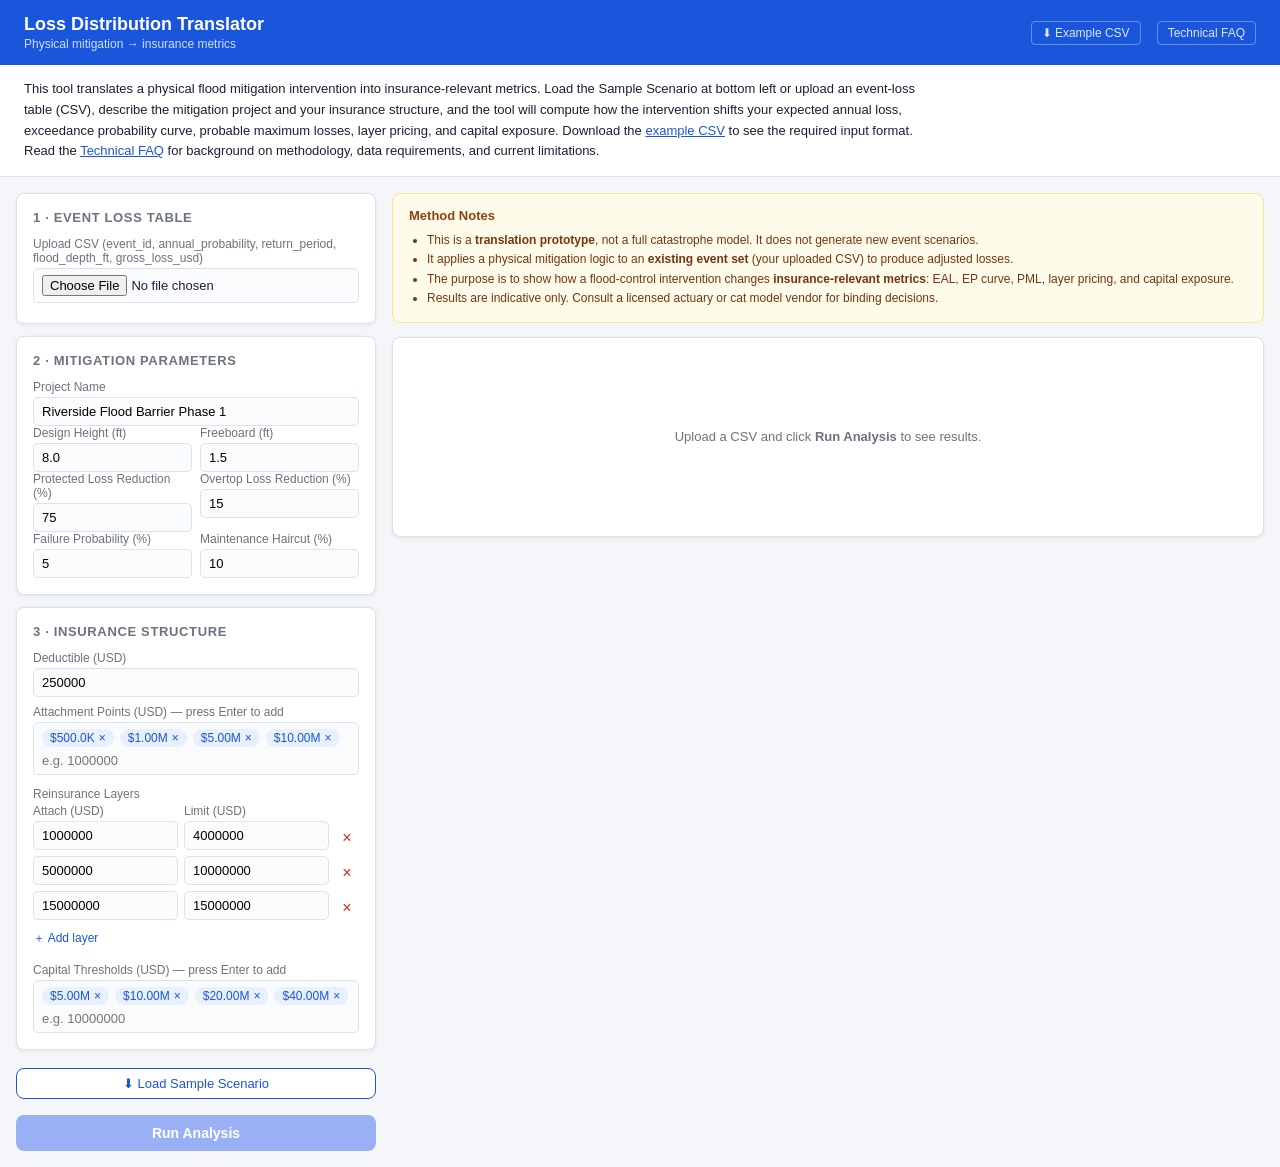
<file: index.html>
<!DOCTYPE html>
<html lang="en">
<head>
<meta charset="UTF-8" />
<meta name="viewport" content="width=device-width, initial-scale=1.0" />
<title>Loss Distribution Translator</title>
<script src="https://cdn.plot.ly/plotly-2.32.0.min.js"></script>
<style>
  :root {
    --bg: #f4f6f9;
    --panel: #ffffff;
    --border: #dde1e8;
    --accent: #1a56db;
    --accent-light: #e8f0fe;
    --green: #0e9f6e;
    --red: #e02424;
    --text: #1a1f36;
    --muted: #6b7280;
    --radius: 8px;
    --shadow: 0 1px 4px rgba(0,0,0,0.08);
  }
  * { box-sizing: border-box; margin: 0; padding: 0; }
  body { font-family: -apple-system, BlinkMacSystemFont, "Segoe UI", sans-serif;
         background: var(--bg); color: var(--text); font-size: 14px; }

  header { background: var(--accent); color: #fff; padding: 14px 24px;
           display: flex; align-items: center; gap: 12px; }
  header h1 { font-size: 18px; font-weight: 600; }
  header span { font-size: 12px; opacity: 0.8; }

  .layout { display: grid; grid-template-columns: 360px 1fr; gap: 16px;
            padding: 16px; min-height: calc(100vh - 52px); }

  /* ── Left panel ── */
  .left-panel { display: flex; flex-direction: column; gap: 12px; }

  .card { background: var(--panel); border: 1px solid var(--border);
          border-radius: var(--radius); padding: 16px; box-shadow: var(--shadow); }
  .card h2 { font-size: 13px; font-weight: 600; text-transform: uppercase;
             letter-spacing: .05em; color: var(--muted); margin-bottom: 12px; }

  label { display: block; font-size: 12px; font-weight: 500; color: var(--muted);
          margin-bottom: 3px; margin-top: 8px; }
  label:first-of-type { margin-top: 0; }
  input[type=text], input[type=number], input[type=file] {
    width: 100%; padding: 6px 8px; border: 1px solid var(--border);
    border-radius: 5px; font-size: 13px; background: #fafbfc; }
  input:focus { outline: 2px solid var(--accent); border-color: transparent; }

  .row2 { display: grid; grid-template-columns: 1fr 1fr; gap: 8px; }

  .layer-row { display: grid; grid-template-columns: 1fr 1fr 24px; gap: 6px;
               align-items: end; margin-bottom: 6px; }
  .layer-row input { margin-top: 0; }
  .del-btn { background: none; border: none; color: var(--red); font-size: 16px;
             cursor: pointer; padding: 4px; line-height: 1; }
  .add-btn { font-size: 12px; color: var(--accent); background: none; border: none;
             cursor: pointer; padding: 4px 0; display: flex; align-items: center; gap: 4px; }
  .add-btn:hover { text-decoration: underline; }

  .tag-input-wrap { display: flex; flex-wrap: wrap; gap: 6px; align-items: center;
                    border: 1px solid var(--border); border-radius: 5px;
                    padding: 6px 8px; background: #fafbfc; min-height: 36px; }
  .tag { background: var(--accent-light); color: var(--accent); padding: 2px 8px;
         border-radius: 12px; font-size: 12px; display: flex; align-items: center; gap: 4px; }
  .tag button { background: none; border: none; cursor: pointer; color: var(--accent);
                font-size: 12px; line-height: 1; padding: 0; }
  .tag-input-wrap input { border: none; outline: none; background: transparent;
                          font-size: 13px; min-width: 80px; flex: 1; padding: 0; }

  .run-btn { width: 100%; padding: 10px; background: var(--accent); color: #fff;
             border: none; border-radius: var(--radius); font-size: 14px; font-weight: 600;
             cursor: pointer; margin-top: 4px; }
  .run-btn:hover { background: #1648c0; }
  .run-btn:disabled { background: #9ab0f5; cursor: not-allowed; }

  .load-sample-btn { width: 100%; padding: 7px; background: #fff; color: var(--accent);
                     border: 1px solid var(--accent); border-radius: var(--radius);
                     font-size: 13px; cursor: pointer; margin-top: 6px; }
  .load-sample-btn:hover { background: var(--accent-light); }

  /* ── Right panel ── */
  .right-panel { display: flex; flex-direction: column; gap: 14px; }

  .kpi-grid { display: grid; grid-template-columns: repeat(auto-fill, minmax(170px, 1fr)); gap: 10px; }
  .kpi-card { background: var(--panel); border: 1px solid var(--border);
              border-radius: var(--radius); padding: 14px 16px; box-shadow: var(--shadow); }
  .kpi-card .label { font-size: 11px; text-transform: uppercase; letter-spacing: .05em;
                     color: var(--muted); margin-bottom: 4px; }
  .kpi-card .value { font-size: 22px; font-weight: 700; }
  .kpi-card .sub { font-size: 11px; color: var(--muted); margin-top: 2px; }
  .delta-good { color: var(--green); }
  .delta-bad  { color: var(--red); }
  .delta-neutral { color: var(--muted); }

  .chart-card { background: var(--panel); border: 1px solid var(--border);
                border-radius: var(--radius); padding: 16px; box-shadow: var(--shadow); }
  .chart-card h2 { font-size: 13px; font-weight: 600; text-transform: uppercase;
                   letter-spacing: .05em; color: var(--muted); margin-bottom: 10px; }

  table { width: 100%; border-collapse: collapse; font-size: 13px; }
  th { background: #f8f9fb; text-align: left; padding: 7px 10px; font-size: 11px;
       text-transform: uppercase; letter-spacing: .04em; color: var(--muted);
       border-bottom: 1px solid var(--border); }
  td { padding: 7px 10px; border-bottom: 1px solid #f0f2f5; }
  tr:last-child td { border-bottom: none; }
  tr:hover td { background: #fafbfc; }

  .badge { display: inline-block; padding: 2px 8px; border-radius: 10px; font-size: 11px; font-weight: 500; }
  .badge-green { background: #d1fae5; color: #065f46; }
  .badge-yellow { background: #fef3c7; color: #92400e; }
  .badge-red { background: #fee2e2; color: #991b1b; }

  .export-row { display: flex; gap: 10px; justify-content: flex-end; }
  .export-btn { padding: 7px 14px; border: 1px solid var(--border); border-radius: 5px;
                background: #fff; font-size: 12px; cursor: pointer; }
  .export-btn:hover { border-color: var(--accent); color: var(--accent); }

  .method-note { background: #fffbeb; border: 1px solid #fde68a; border-radius: var(--radius);
                 padding: 14px 16px; }
  .method-note h3 { font-size: 13px; font-weight: 600; color: #92400e; margin-bottom: 8px; }
  .method-note p, .method-note li { font-size: 12px; color: #78350f; line-height: 1.6; }
  .method-note ul { padding-left: 18px; }

  .placeholder { display: flex; align-items: center; justify-content: center;
                 min-height: 200px; color: var(--muted); font-size: 13px; }
  .spinner { border: 3px solid #e5e7eb; border-top-color: var(--accent);
             border-radius: 50%; width: 24px; height: 24px; animation: spin .7s linear infinite;
             margin-right: 10px; }
  @keyframes spin { to { transform: rotate(360deg); } }

  .error-banner { background: #fee2e2; border: 1px solid #fca5a5; border-radius: var(--radius);
                  padding: 12px 16px; color: var(--red); font-size: 13px; }

  .file-name { font-size: 11px; color: var(--green); margin-top: 4px; }

  /* tabs for event table */
  .tab-bar { display: flex; gap: 2px; margin-bottom: 10px; }
  .tab { padding: 5px 12px; border: 1px solid var(--border); border-radius: 5px 5px 0 0;
         background: #f8f9fb; cursor: pointer; font-size: 12px; }
  .tab.active { background: #fff; border-bottom-color: #fff; font-weight: 600; color: var(--accent); }

  @media (max-width: 900px) {
    .layout { grid-template-columns: 1fr; }
  }
</style>
</head>
<body>

<header>
  <div>
    <h1>Loss Distribution Translator</h1>
    <span>Physical mitigation → insurance metrics</span>
  </div>
  <div style="margin-left:auto;display:flex;gap:16px;align-items:center;font-size:12px;">
    <a href="/api/download-example-csv" download style="color:#fff;opacity:0.85;text-decoration:none;border:1px solid rgba(255,255,255,0.4);border-radius:4px;padding:4px 10px;">⬇ Example CSV</a>
    <a href="/faq" target="_blank" style="color:#fff;opacity:0.85;text-decoration:none;border:1px solid rgba(255,255,255,0.4);border-radius:4px;padding:4px 10px;">Technical FAQ</a>
  </div>
</header>

<div style="background:#fff;border-bottom:1px solid var(--border);padding:14px 24px;">
  <p style="font-size:13px;color:var(--text);line-height:1.6;max-width:900px;">
    This tool translates a physical flood mitigation intervention into insurance-relevant metrics.
    Load the Sample Scenario at bottom left or upload an event-loss table (CSV), describe the mitigation project and your insurance structure, and the tool will compute how the intervention shifts your expected annual loss, exceedance probability curve, probable maximum losses, layer pricing, and capital exposure.
    Download the <a href="/api/download-example-csv" download style="color:var(--accent);">example CSV</a> to see the required input format.
    Read the <a href="/faq" target="_blank" style="color:var(--accent);">Technical FAQ</a> for background on methodology, data requirements, and current limitations.
  </p>
</div>

<div class="layout">
  <!-- ════════════════ LEFT PANEL ════════════════ -->
  <div class="left-panel">

    <!-- Event loss table upload -->
    <div class="card">
      <h2>1 · Event Loss Table</h2>
      <label>Upload CSV (event_id, annual_probability, return_period, flood_depth_ft, gross_loss_usd)</label>
      <input type="file" id="csvFile" accept=".csv" onchange="onCsvChange(this)" />
      <div class="file-name" id="csvFileName"></div>
    </div>

    <!-- Mitigation parameters -->
    <div class="card">
      <h2>2 · Mitigation Parameters</h2>
      <label>Project Name</label>
      <input type="text" id="project_name" value="Riverside Flood Barrier Phase 1" />
      <div class="row2">
        <div>
          <label>Design Height (ft)</label>
          <input type="number" id="design_height_ft" value="8.0" step="0.1" />
        </div>
        <div>
          <label>Freeboard (ft)</label>
          <input type="number" id="freeboard_ft" value="1.5" step="0.1" />
        </div>
      </div>
      <div class="row2">
        <div>
          <label>Protected Loss Reduction (%)</label>
          <input type="number" id="protected_loss_reduction_pct" value="75" min="0" max="100" step="1" />
        </div>
        <div>
          <label>Overtop Loss Reduction (%)</label>
          <input type="number" id="overtop_loss_reduction_pct" value="15" min="0" max="100" step="1" />
        </div>
      </div>
      <div class="row2">
        <div>
          <label>Failure Probability (%)</label>
          <input type="number" id="failure_probability" value="5" min="0" max="100" step="0.1" />
        </div>
        <div>
          <label>Maintenance Haircut (%)</label>
          <input type="number" id="maintenance_haircut_pct" value="10" min="0" max="100" step="1" />
        </div>
      </div>
    </div>

    <!-- Insurance structure -->
    <div class="card">
      <h2>3 · Insurance Structure</h2>
      <label>Deductible (USD)</label>
      <input type="number" id="deductible_usd" value="250000" step="50000" />

      <label>Attachment Points (USD) — press Enter to add</label>
      <div class="tag-input-wrap" id="attachWrap" onclick="document.getElementById('attachInput').focus()">
        <input type="number" id="attachInput" placeholder="e.g. 1000000"
               onkeydown="addTag('attachWrap','attachInput','attachTags', event)" />
      </div>

      <label style="margin-top:12px">Reinsurance Layers</label>
      <div id="layersContainer"></div>
      <button class="add-btn" onclick="addLayer()">＋ Add layer</button>

      <label style="margin-top:12px">Capital Thresholds (USD) — press Enter to add</label>
      <div class="tag-input-wrap" id="capitalWrap" onclick="document.getElementById('capitalInput').focus()">
        <input type="number" id="capitalInput" placeholder="e.g. 10000000"
               onkeydown="addTag('capitalWrap','capitalInput','capitalTags', event)" />
      </div>
    </div>

    <button class="load-sample-btn" onclick="loadSample()">⬇ Load Sample Scenario</button>
    <button class="run-btn" id="runBtn" onclick="runAnalysis()" disabled>Run Analysis</button>
    <div id="errorBanner" style="display:none"></div>
  </div>

  <!-- ════════════════ RIGHT PANEL ════════════════ -->
  <div class="right-panel" id="rightPanel">

    <!-- Method notes always visible -->
    <div class="method-note">
      <h3>Method Notes</h3>
      <ul>
        <li>This is a <strong>translation prototype</strong>, not a full catastrophe model. It does not generate new event scenarios.</li>
        <li>It applies a physical mitigation logic to an <strong>existing event set</strong> (your uploaded CSV) to produce adjusted losses.</li>
        <li>The purpose is to show how a flood-control intervention changes <strong>insurance-relevant metrics</strong>: EAL, EP curve, PML, layer pricing, and capital exposure.</li>
        <li>Results are indicative only. Consult a licensed actuary or cat model vendor for binding decisions.</li>
      </ul>
    </div>

    <div id="results">
      <div class="card placeholder">Upload a CSV and click <strong>&nbsp;Run Analysis&nbsp;</strong> to see results.</div>
    </div>
  </div>
</div>

<script>
// ── State ──────────────────────────────────────────────────────────────────
const attachTags = [];
const capitalTags = [];
let csvB64 = null;
let lastResult = null;

// ── Tag input helpers ──────────────────────────────────────────────────────
function addTag(wrapId, inputId, arr, event) {
  if (event.key !== 'Enter') return;
  event.preventDefault();
  const input = document.getElementById(inputId);
  const val = parseFloat(input.value.replace(/,/g, ''));
  if (isNaN(val) || val <= 0) return;
  arr.push(val);
  arr.sort((a, b) => a - b);
  renderTags(wrapId, inputId, arr);
  input.value = '';
}

function removeTag(wrapId, inputId, arr, idx) {
  arr.splice(idx, 1);
  renderTags(wrapId, inputId, arr);
}

function renderTags(wrapId, inputId, arr) {
  const wrap = document.getElementById(wrapId);
  const input = document.getElementById(inputId);
  // Remove old tags
  wrap.querySelectorAll('.tag').forEach(t => t.remove());
  arr.forEach((v, i) => {
    const tag = document.createElement('span');
    tag.className = 'tag';
    tag.innerHTML = `${fmtUSD(v)} <button onclick="removeTag('${wrapId}','${inputId}',${wrapId==='attachWrap'?'attachTags':'capitalTags'},${i})">×</button>`;
    wrap.insertBefore(tag, input);
  });
}

// ── Layer helpers ──────────────────────────────────────────────────────────
let layerCount = 0;
function addLayer(attach = '', limit = '') {
  const id = layerCount++;
  const container = document.getElementById('layersContainer');
  const row = document.createElement('div');
  row.className = 'layer-row';
  row.id = `layer_${id}`;
  row.innerHTML = `
    <div>
      ${id === 0 ? '<label>Attach (USD)</label>' : ''}
      <input type="number" id="layer_attach_${id}" value="${attach}" placeholder="Attach" />
    </div>
    <div>
      ${id === 0 ? '<label>Limit (USD)</label>' : ''}
      <input type="number" id="layer_limit_${id}" value="${limit}" placeholder="Limit" />
    </div>
    <button class="del-btn" onclick="removeLayer('layer_${id}')">×</button>`;
  container.appendChild(row);
}

function removeLayer(id) {
  document.getElementById(id)?.remove();
}

function getLayers() {
  const rows = document.querySelectorAll('#layersContainer .layer-row');
  const layers = [];
  rows.forEach(row => {
    const id = row.id.replace('layer_', '');
    const a = parseFloat(document.getElementById(`layer_attach_${id}`)?.value || 0);
    const l = parseFloat(document.getElementById(`layer_limit_${id}`)?.value || 0);
    if (!isNaN(a) && !isNaN(l) && a >= 0 && l > 0) {
      layers.push({ attach_usd: a, limit_usd: l });
    }
  });
  return layers;
}

// ── CSV upload ─────────────────────────────────────────────────────────────
function onCsvChange(input) {
  const file = input.files[0];
  if (!file) return;
  document.getElementById('csvFileName').textContent = `✓ ${file.name}`;
  const reader = new FileReader();
  reader.onload = e => {
    csvB64 = btoa(unescape(encodeURIComponent(e.target.result)));
    document.getElementById('runBtn').disabled = false;
  };
  reader.readAsText(file);
}

// ── Load sample ────────────────────────────────────────────────────────────
async function loadSample() {
  const res = await fetch('/api/sample-data');
  if (!res.ok) { alert('Could not load sample data'); return; }
  const data = await res.json();

  // Encode CSV
  csvB64 = btoa(unescape(encodeURIComponent(data.csv)));
  document.getElementById('csvFileName').textContent = '✓ example_events.csv (sample)';
  document.getElementById('runBtn').disabled = false;

  // Fill mitigation
  const m = data.mitigation;
  document.getElementById('project_name').value = m.project_name;
  document.getElementById('design_height_ft').value = m.design_height_ft;
  document.getElementById('freeboard_ft').value = m.freeboard_ft;
  document.getElementById('protected_loss_reduction_pct').value = m.protected_loss_reduction_pct * 100;
  document.getElementById('overtop_loss_reduction_pct').value = m.overtop_loss_reduction_pct * 100;
  document.getElementById('failure_probability').value = m.failure_probability * 100;
  document.getElementById('maintenance_haircut_pct').value = m.maintenance_haircut_pct * 100;

  // Fill insurance
  const ins = data.insurance;
  document.getElementById('deductible_usd').value = ins.deductible_usd;

  // Attachment points
  attachTags.length = 0;
  ins.attachment_points_usd.forEach(v => attachTags.push(v));
  attachTags.sort((a, b) => a - b);
  renderTags('attachWrap', 'attachInput', attachTags);

  // Capital thresholds
  capitalTags.length = 0;
  ins.capital_thresholds_usd.forEach(v => capitalTags.push(v));
  capitalTags.sort((a, b) => a - b);
  renderTags('capitalWrap', 'capitalInput', capitalTags);

  // Layers
  document.getElementById('layersContainer').innerHTML = '';
  layerCount = 0;
  ins.reinsurance_layers.forEach(l => addLayer(l.attach_usd, l.limit_usd));
}

// ── Run analysis ───────────────────────────────────────────────────────────
async function runAnalysis() {
  const btn = document.getElementById('runBtn');
  const errBanner = document.getElementById('errorBanner');
  errBanner.style.display = 'none';

  if (!csvB64) { showError('Please upload a CSV file first.'); return; }

  const payload = {
    events_csv_b64: csvB64,
    mitigation: {
      project_name: document.getElementById('project_name').value,
      design_height_ft: parseFloat(document.getElementById('design_height_ft').value),
      freeboard_ft: parseFloat(document.getElementById('freeboard_ft').value),
      protected_loss_reduction_pct: parseFloat(document.getElementById('protected_loss_reduction_pct').value) / 100,
      overtop_loss_reduction_pct: parseFloat(document.getElementById('overtop_loss_reduction_pct').value) / 100,
      failure_probability: parseFloat(document.getElementById('failure_probability').value) / 100,
      maintenance_haircut_pct: parseFloat(document.getElementById('maintenance_haircut_pct').value) / 100,
    },
    insurance: {
      deductible_usd: parseFloat(document.getElementById('deductible_usd').value),
      attachment_points_usd: [...attachTags],
      reinsurance_layers: getLayers(),
      capital_thresholds_usd: [...capitalTags],
    }
  };

  // Show spinner
  document.getElementById('results').innerHTML = `
    <div class="card placeholder"><div class="spinner"></div> Computing…</div>`;
  btn.disabled = true;

  try {
    const res = await fetch('/api/analyze', {
      method: 'POST',
      headers: { 'Content-Type': 'application/json' },
      body: JSON.stringify(payload),
    });
    if (!res.ok) {
      const err = await res.json();
      throw new Error(err.detail || 'Server error');
    }
    lastResult = await res.json();
    renderResults(lastResult);
  } catch(e) {
    showError(e.message);
    document.getElementById('results').innerHTML =
      '<div class="card placeholder">Fix errors and try again.</div>';
  } finally {
    btn.disabled = false;
  }
}

// ── Render results ─────────────────────────────────────────────────────────
function renderResults(r) {
  const k = r.kpis;
  document.getElementById('results').innerHTML = `
    <!-- KPI cards -->
    <div class="kpi-grid" id="kpiGrid"></div>

    <!-- EP Curve -->
    <div class="chart-card">
      <h2>Exceedance Probability Curve</h2>
      <div id="epChart" style="height:320px"></div>
    </div>

    <!-- Tables row -->
    <div style="display:grid;grid-template-columns:1fr 1fr;gap:14px">
      <div class="chart-card">
        <h2>Attachment Probabilities</h2>
        <table id="attachTable"></table>
      </div>
      <div class="chart-card">
        <h2>Capital Threshold Exceedance</h2>
        <table id="capitalTable"></table>
      </div>
    </div>

    <div class="chart-card">
      <h2>Reinsurance Layer Metrics</h2>
      <table id="layerTable"></table>
    </div>

    <!-- Event table -->
    <div class="chart-card">
      <h2>Event-Level Detail</h2>
      <div style="overflow-x:auto"><table id="eventTable"></table></div>
    </div>

    <!-- Export -->
    <div class="export-row">
      <button class="export-btn" onclick="exportCSV()">⬇ Export Event CSV</button>
      <button class="export-btn" onclick="exportJSON()">⬇ Export Summary JSON</button>
    </div>
  `;

  // ── KPI cards
  const kpis = [
    { label: 'Baseline EAL', value: fmtUSD(k.baseline_eal), sub: 'annual expected loss' },
    { label: 'Mitigated EAL', value: fmtUSD(k.mitigated_eal), sub: 'after mitigation', delta: -k.eal_reduction_pct },
    { label: 'EAL Reduction', value: fmtPct(k.eal_reduction_pct), sub: '', deltaClass: k.eal_reduction_pct > 0 ? 'delta-good' : 'delta-bad' },
    { label: 'Baseline 1-in-100 PML', value: fmtUSD(k.baseline_pml_100), sub: '100-yr return period' },
    { label: 'Mitigated 1-in-100 PML', value: fmtUSD(k.mitigated_pml_100), sub: '', delta: -k.pml_100_reduction_pct },
    { label: 'Baseline 1-in-250 PML', value: fmtUSD(k.baseline_pml_250), sub: '250-yr return period' },
    { label: 'Mitigated 1-in-250 PML', value: fmtUSD(k.mitigated_pml_250), sub: '', delta: -k.pml_250_reduction_pct },
  ];

  const kpiGrid = document.getElementById('kpiGrid');
  kpis.forEach(kpi => {
    const card = document.createElement('div');
    card.className = 'kpi-card';
    let deltaHtml = '';
    if (kpi.delta !== undefined) {
      const cls = kpi.delta < 0 ? 'delta-good' : 'delta-bad';
      const sign = kpi.delta < 0 ? '▼' : '▲';
      deltaHtml = `<div class="sub ${cls}">${sign} ${Math.abs(kpi.delta).toFixed(1)}% vs baseline</div>`;
    }
    card.innerHTML = `
      <div class="label">${kpi.label}</div>
      <div class="value ${kpi.deltaClass||''}">${kpi.value}</div>
      ${kpi.sub ? `<div class="sub">${kpi.sub}</div>` : ''}
      ${deltaHtml}`;
    kpiGrid.appendChild(card);
  });

  // ── EP chart
  const ep_b = r.ep_curves.baseline;
  const ep_m = r.ep_curves.mitigated;

  Plotly.newPlot('epChart', [
    {
      x: ep_b.exceedance_probability, y: ep_b.loss_usd,
      mode: 'lines+markers', name: 'Baseline',
      line: { color: '#e02424', width: 2 },
      marker: { size: 5 },
      hovertemplate: 'EP: %{x:.4f}<br>Loss: $%{y:,.0f}<extra>Baseline</extra>'
    },
    {
      x: ep_m.exceedance_probability, y: ep_m.loss_usd,
      mode: 'lines+markers', name: 'Mitigated',
      line: { color: '#0e9f6e', width: 2, dash: 'dash' },
      marker: { size: 5 },
      hovertemplate: 'EP: %{x:.4f}<br>Loss: $%{y:,.0f}<extra>Mitigated</extra>'
    }
  ], {
    xaxis: { title: 'Annual Exceedance Probability', tickformat: '.3f' },
    yaxis: { title: 'Loss (USD)', tickformat: '$,.0f' },
    legend: { x: 0.7, y: 0.95 },
    margin: { t: 10, r: 20, b: 50, l: 90 },
    plot_bgcolor: '#fff', paper_bgcolor: '#fff',
  }, { responsive: true });

  // ── Attachment table
  buildAttachTable(r.attachment_probabilities, 'attachTable');

  // ── Capital table
  buildCapitalTable(r.capital_thresholds, 'capitalTable');

  // ── Layer table
  buildLayerTable(r.reinsurance_layers, 'layerTable');

  // ── Event table
  buildEventTable(r.event_table, 'eventTable');
}

function buildAttachTable(data, tableId) {
  const tbl = document.getElementById(tableId);
  tbl.innerHTML = `<tr>
    <th>Attachment</th><th>Baseline EP</th><th>Mitigated EP</th><th>Change</th>
  </tr>`;
  const n = data.baseline.length;
  for (let i = 0; i < n; i++) {
    const b = data.baseline[i];
    const m = data.mitigated[i];
    const delta = m.exceedance_probability - b.exceedance_probability;
    const cls = delta < 0 ? 'badge-green' : delta > 0 ? 'badge-red' : 'badge-yellow';
    tbl.innerHTML += `<tr>
      <td>${fmtUSD(b.attachment_usd)}</td>
      <td>${fmtEP(b.exceedance_probability)}</td>
      <td>${fmtEP(m.exceedance_probability)}</td>
      <td><span class="badge ${cls}">${delta < 0 ? '▼' : delta > 0 ? '▲' : '—'} ${Math.abs(delta*100).toFixed(3)}%</span></td>
    </tr>`;
  }
}

function buildCapitalTable(data, tableId) {
  const tbl = document.getElementById(tableId);
  tbl.innerHTML = `<tr>
    <th>Threshold</th><th>Baseline EP</th><th>Mitigated EP</th><th>Change</th>
  </tr>`;
  const n = data.baseline.length;
  for (let i = 0; i < n; i++) {
    const b = data.baseline[i];
    const m = data.mitigated[i];
    const delta = m.exceedance_probability - b.exceedance_probability;
    const cls = delta < 0 ? 'badge-green' : delta > 0 ? 'badge-red' : 'badge-yellow';
    tbl.innerHTML += `<tr>
      <td>${fmtUSD(b.threshold_usd)}</td>
      <td>${fmtEP(b.exceedance_probability)}</td>
      <td>${fmtEP(m.exceedance_probability)}</td>
      <td><span class="badge ${cls}">${delta < 0 ? '▼' : delta > 0 ? '▲' : '—'} ${Math.abs(delta*100).toFixed(3)}%</span></td>
    </tr>`;
  }
}

function buildLayerTable(data, tableId) {
  const tbl = document.getElementById(tableId);
  tbl.innerHTML = `<tr>
    <th>Layer (Attach xs Limit)</th>
    <th>Baseline ELL</th><th>Baseline LOL</th>
    <th>Mitigated ELL</th><th>Mitigated LOL</th>
    <th>ELL Reduction</th>
  </tr>`;
  const n = data.baseline.length;
  for (let i = 0; i < n; i++) {
    const b = data.baseline[i];
    const m = data.mitigated[i];
    const delta = b.expected_layer_loss_usd > 0
      ? (b.expected_layer_loss_usd - m.expected_layer_loss_usd) / b.expected_layer_loss_usd * 100
      : 0;
    const cls = delta > 0 ? 'badge-green' : 'badge-yellow';
    tbl.innerHTML += `<tr>
      <td>${fmtUSD(b.attach_usd)} xs ${fmtUSD(b.limit_usd)}</td>
      <td>${fmtUSD(b.expected_layer_loss_usd)}</td>
      <td>${(b.loss_on_line_pct*100).toFixed(2)}%</td>
      <td>${fmtUSD(m.expected_layer_loss_usd)}</td>
      <td>${(m.loss_on_line_pct*100).toFixed(2)}%</td>
      <td><span class="badge ${cls}">▼ ${delta.toFixed(1)}%</span></td>
    </tr>`;
  }
}

function buildEventTable(rows, tableId) {
  const tbl = document.getElementById(tableId);
  tbl.innerHTML = `<tr>
    <th>Event</th><th>Ann. Prob</th><th>RP (yr)</th>
    <th>Depth (ft)</th><th>Gross Loss</th><th>Mitigated Loss</th>
    <th>Reduction</th><th>Reduction %</th>
  </tr>`;
  rows.forEach(r => {
    tbl.innerHTML += `<tr>
      <td>${r.event_id}</td>
      <td>${r.annual_probability.toFixed(4)}</td>
      <td>${r.return_period}</td>
      <td>${r.flood_depth_ft.toFixed(1)}</td>
      <td>${fmtUSD(r.gross_loss_usd)}</td>
      <td>${fmtUSD(r.final_loss)}</td>
      <td>${fmtUSD(r.loss_reduction_usd)}</td>
      <td>${r.loss_reduction_pct.toFixed(1)}%</td>
    </tr>`;
  });
}

// ── Exports ────────────────────────────────────────────────────────────────
function exportJSON() {
  if (!lastResult) return;
  const blob = new Blob([JSON.stringify(lastResult, null, 2)], { type: 'application/json' });
  downloadBlob(blob, 'ldt_summary.json');
}

function exportCSV() {
  if (!lastResult) return;
  const rows = lastResult.event_table;
  const headers = Object.keys(rows[0]);
  const lines = [headers.join(',')];
  rows.forEach(r => lines.push(headers.map(h => r[h]).join(',')));
  const blob = new Blob([lines.join('\n')], { type: 'text/csv' });
  downloadBlob(blob, 'ldt_events.csv');
}

function downloadBlob(blob, name) {
  const a = document.createElement('a');
  a.href = URL.createObjectURL(blob);
  a.download = name;
  a.click();
}

// ── Formatting helpers ─────────────────────────────────────────────────────
function fmtUSD(v) {
  if (v === undefined || v === null) return '—';
  if (v >= 1e6) return '$' + (v/1e6).toFixed(2) + 'M';
  if (v >= 1e3) return '$' + (v/1e3).toFixed(1) + 'K';
  return '$' + v.toFixed(0);
}
function fmtPct(v) { return (v || 0).toFixed(1) + '%'; }
function fmtEP(v) { return (v*100).toFixed(3) + '%'; }

function showError(msg) {
  const b = document.getElementById('errorBanner');
  b.innerHTML = `<div class="error-banner">⚠ ${msg}</div>`;
  b.style.display = 'block';
}

// ── Init: add default layers and tags ─────────────────────────────────────
(function init() {
  addLayer(1000000, 4000000);
  addLayer(5000000, 10000000);
  addLayer(15000000, 15000000);
  [500000, 1000000, 5000000, 10000000].forEach(v => attachTags.push(v));
  renderTags('attachWrap', 'attachInput', attachTags);
  [5000000, 10000000, 20000000, 40000000].forEach(v => capitalTags.push(v));
  renderTags('capitalWrap', 'capitalInput', capitalTags);
})();
</script>
</body>
</html>
</file>
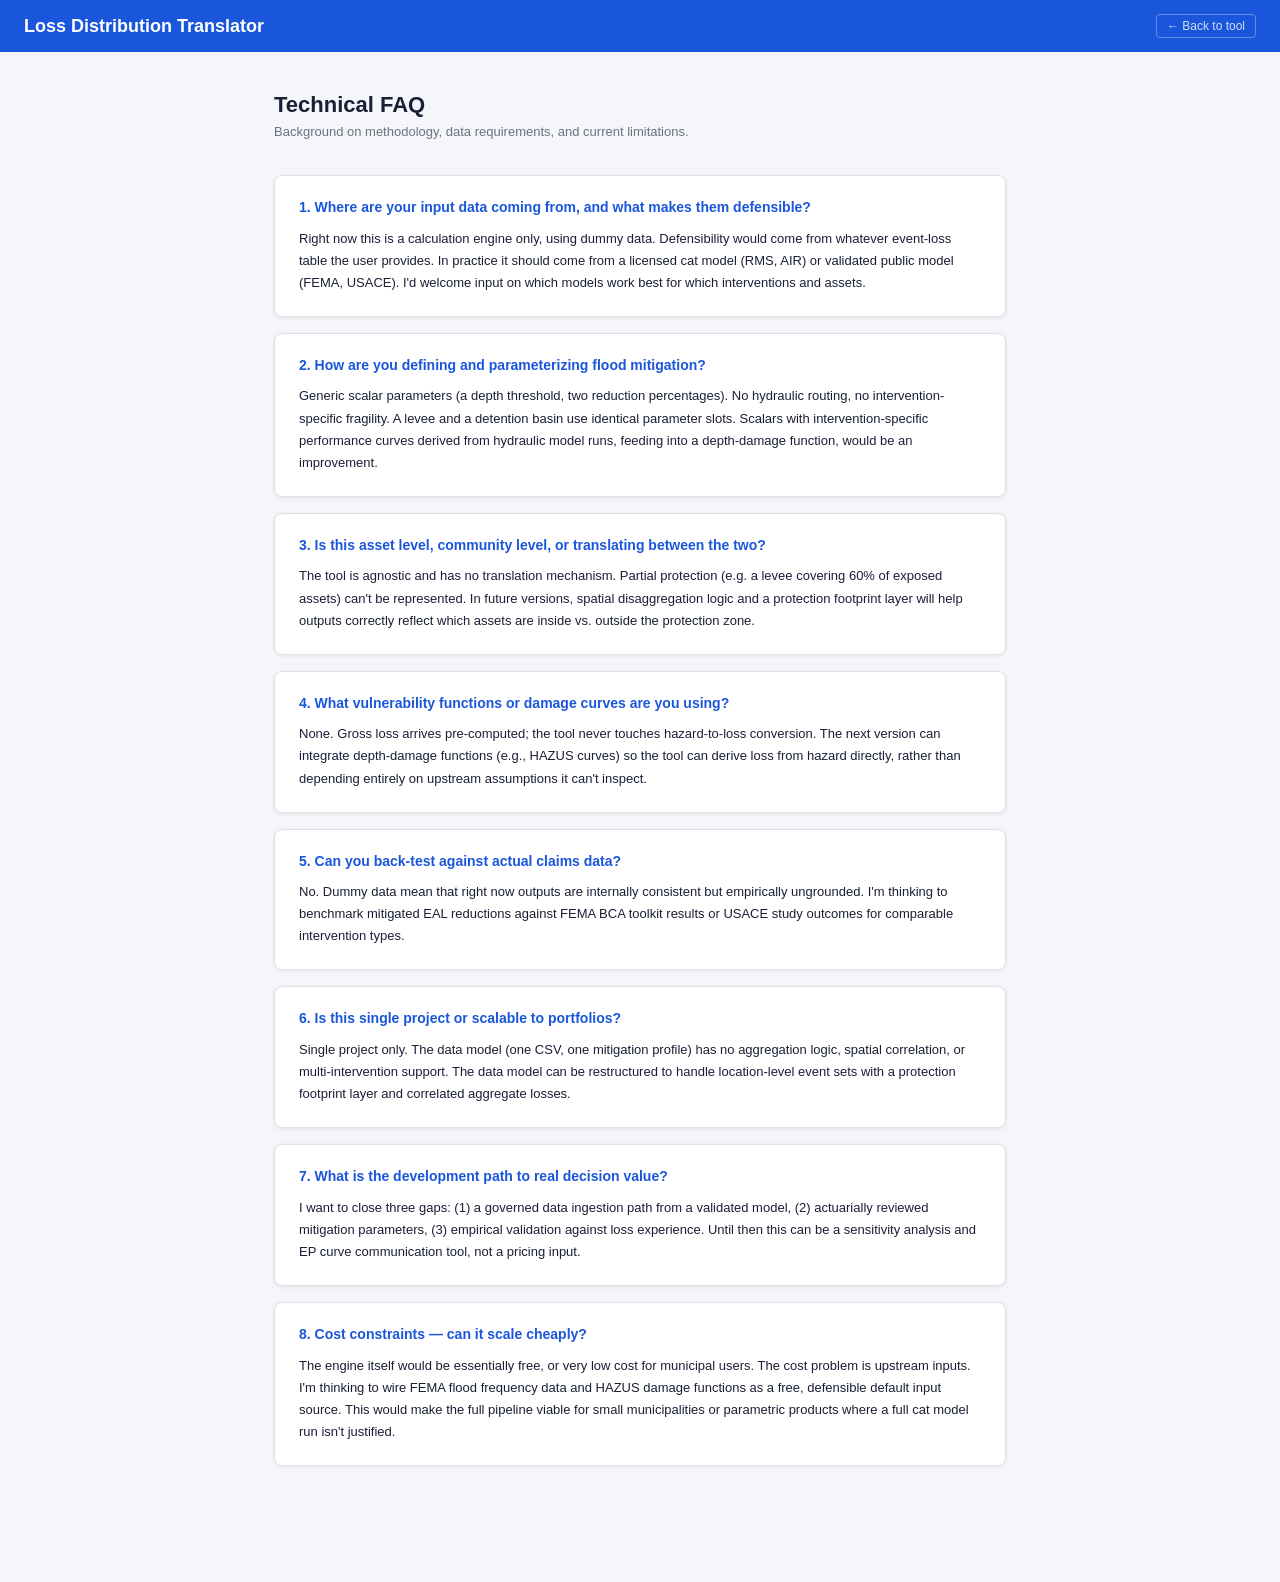
<file: faq.html>
<!DOCTYPE html>
<html lang="en">
<head>
<meta charset="UTF-8" />
<meta name="viewport" content="width=device-width, initial-scale=1.0" />
<title>Technical FAQ — Loss Distribution Translator</title>
<style>
  :root {
    --bg: #f4f6f9;
    --panel: #ffffff;
    --border: #dde1e8;
    --accent: #1a56db;
    --text: #1a1f36;
    --muted: #6b7280;
    --radius: 8px;
    --shadow: 0 1px 4px rgba(0,0,0,0.08);
  }
  * { box-sizing: border-box; margin: 0; padding: 0; }
  body { font-family: -apple-system, BlinkMacSystemFont, "Segoe UI", sans-serif;
         background: var(--bg); color: var(--text); font-size: 14px; }

  header { background: var(--accent); color: #fff; padding: 14px 24px;
           display: flex; align-items: center; gap: 12px; }
  header h1 { font-size: 18px; font-weight: 600; }
  header a { color: #fff; opacity: 0.8; font-size: 12px; text-decoration: none;
             margin-left: auto; border: 1px solid rgba(255,255,255,0.4);
             border-radius: 4px; padding: 4px 10px; }
  header a:hover { opacity: 1; }

  .container { max-width: 780px; margin: 40px auto; padding: 0 24px 60px; }

  h2 { font-size: 22px; font-weight: 700; margin-bottom: 6px; }
  .subtitle { color: var(--muted); font-size: 13px; margin-bottom: 36px; }

  .faq-item { background: var(--panel); border: 1px solid var(--border);
              border-radius: var(--radius); padding: 22px 24px;
              box-shadow: var(--shadow); margin-bottom: 16px; }
  .faq-item h3 { font-size: 14px; font-weight: 600; color: var(--accent);
                 margin-bottom: 10px; line-height: 1.4; }
  .faq-item p { font-size: 13px; color: var(--text); line-height: 1.7; }
  .faq-item p + p { margin-top: 8px; }
  .faq-item em { color: var(--muted); font-style: normal; }
</style>
</head>
<body>

<header>
  <div>
    <h1>Loss Distribution Translator</h1>
  </div>
  <a href="/">← Back to tool</a>
</header>

<div class="container">
  <h2>Technical FAQ</h2>
  <p class="subtitle">Background on methodology, data requirements, and current limitations.</p>

  <div class="faq-item">
    <h3>1. Where are your input data coming from, and what makes them defensible?</h3>
    <p>Right now this is a calculation engine only, using dummy data. Defensibility would come from whatever event-loss table the user provides. In practice it should come from a licensed cat model (RMS, AIR) or validated public model (FEMA, USACE). I'd welcome input on which models work best for which interventions and assets.</p>
  </div>

  <div class="faq-item">
    <h3>2. How are you defining and parameterizing flood mitigation?</h3>
    <p>Generic scalar parameters (a depth threshold, two reduction percentages). No hydraulic routing, no intervention-specific fragility. A levee and a detention basin use identical parameter slots. Scalars with intervention-specific performance curves derived from hydraulic model runs, feeding into a depth-damage function, would be an improvement.</p>
  </div>

  <div class="faq-item">
    <h3>3. Is this asset level, community level, or translating between the two?</h3>
    <p>The tool is agnostic and has no translation mechanism. Partial protection (e.g. a levee covering 60% of exposed assets) can't be represented. In future versions, spatial disaggregation logic and a protection footprint layer will help outputs correctly reflect which assets are inside vs. outside the protection zone.</p>
  </div>

  <div class="faq-item">
    <h3>4. What vulnerability functions or damage curves are you using?</h3>
    <p>None. Gross loss arrives pre-computed; the tool never touches hazard-to-loss conversion. The next version can integrate depth-damage functions (e.g., HAZUS curves) so the tool can derive loss from hazard directly, rather than depending entirely on upstream assumptions it can't inspect.</p>
  </div>

  <div class="faq-item">
    <h3>5. Can you back-test against actual claims data?</h3>
    <p>No. Dummy data mean that right now outputs are internally consistent but empirically ungrounded. I'm thinking to benchmark mitigated EAL reductions against FEMA BCA toolkit results or USACE study outcomes for comparable intervention types.</p>
  </div>

  <div class="faq-item">
    <h3>6. Is this single project or scalable to portfolios?</h3>
    <p>Single project only. The data model (one CSV, one mitigation profile) has no aggregation logic, spatial correlation, or multi-intervention support. The data model can be restructured to handle location-level event sets with a protection footprint layer and correlated aggregate losses.</p>
  </div>

  <div class="faq-item">
    <h3>7. What is the development path to real decision value?</h3>
    <p>I want to close three gaps: (1) a governed data ingestion path from a validated model, (2) actuarially reviewed mitigation parameters, (3) empirical validation against loss experience. Until then this can be a sensitivity analysis and EP curve communication tool, not a pricing input.</p>
  </div>

  <div class="faq-item">
    <h3>8. Cost constraints — can it scale cheaply?</h3>
    <p>The engine itself would be essentially free, or very low cost for municipal users. The cost problem is upstream inputs. I'm thinking to wire FEMA flood frequency data and HAZUS damage functions as a free, defensible default input source. This would make the full pipeline viable for small municipalities or parametric products where a full cat model run isn't justified.</p>
  </div>

</div>
</body>
</html>
</file>
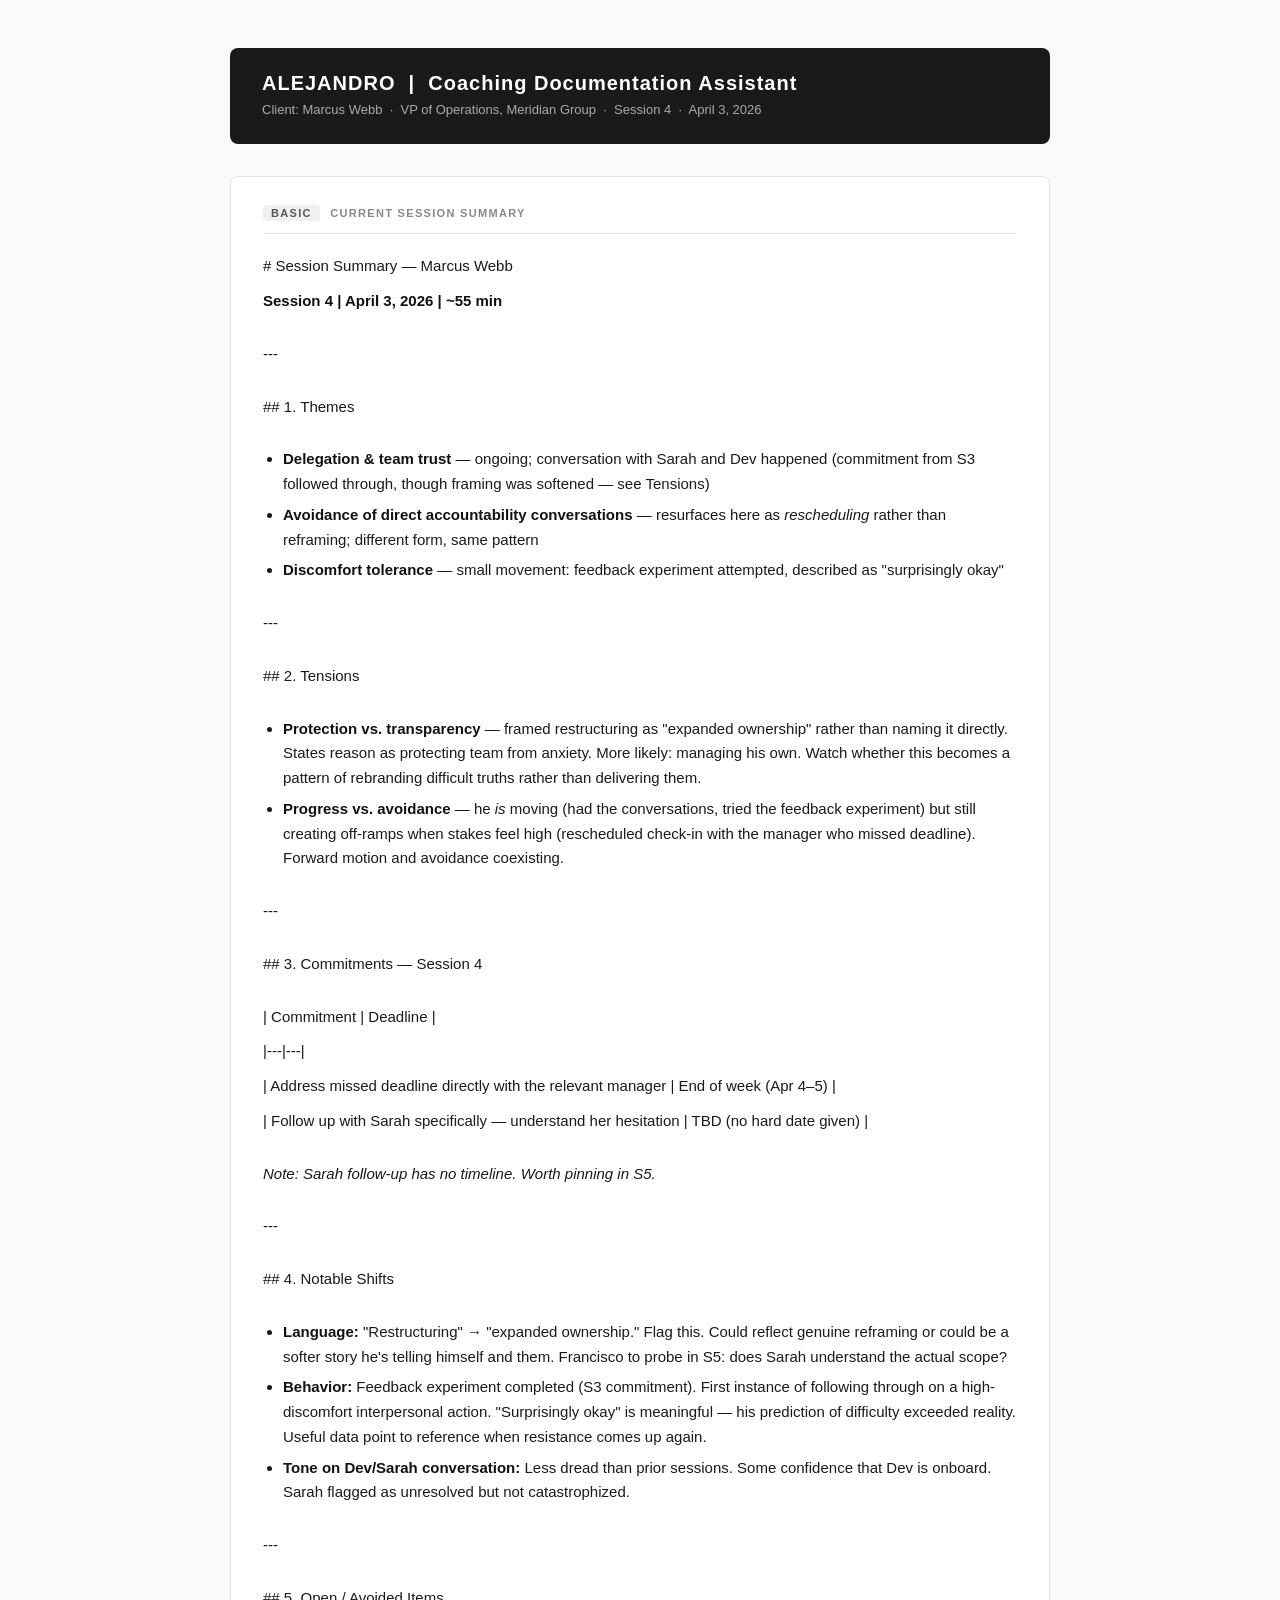
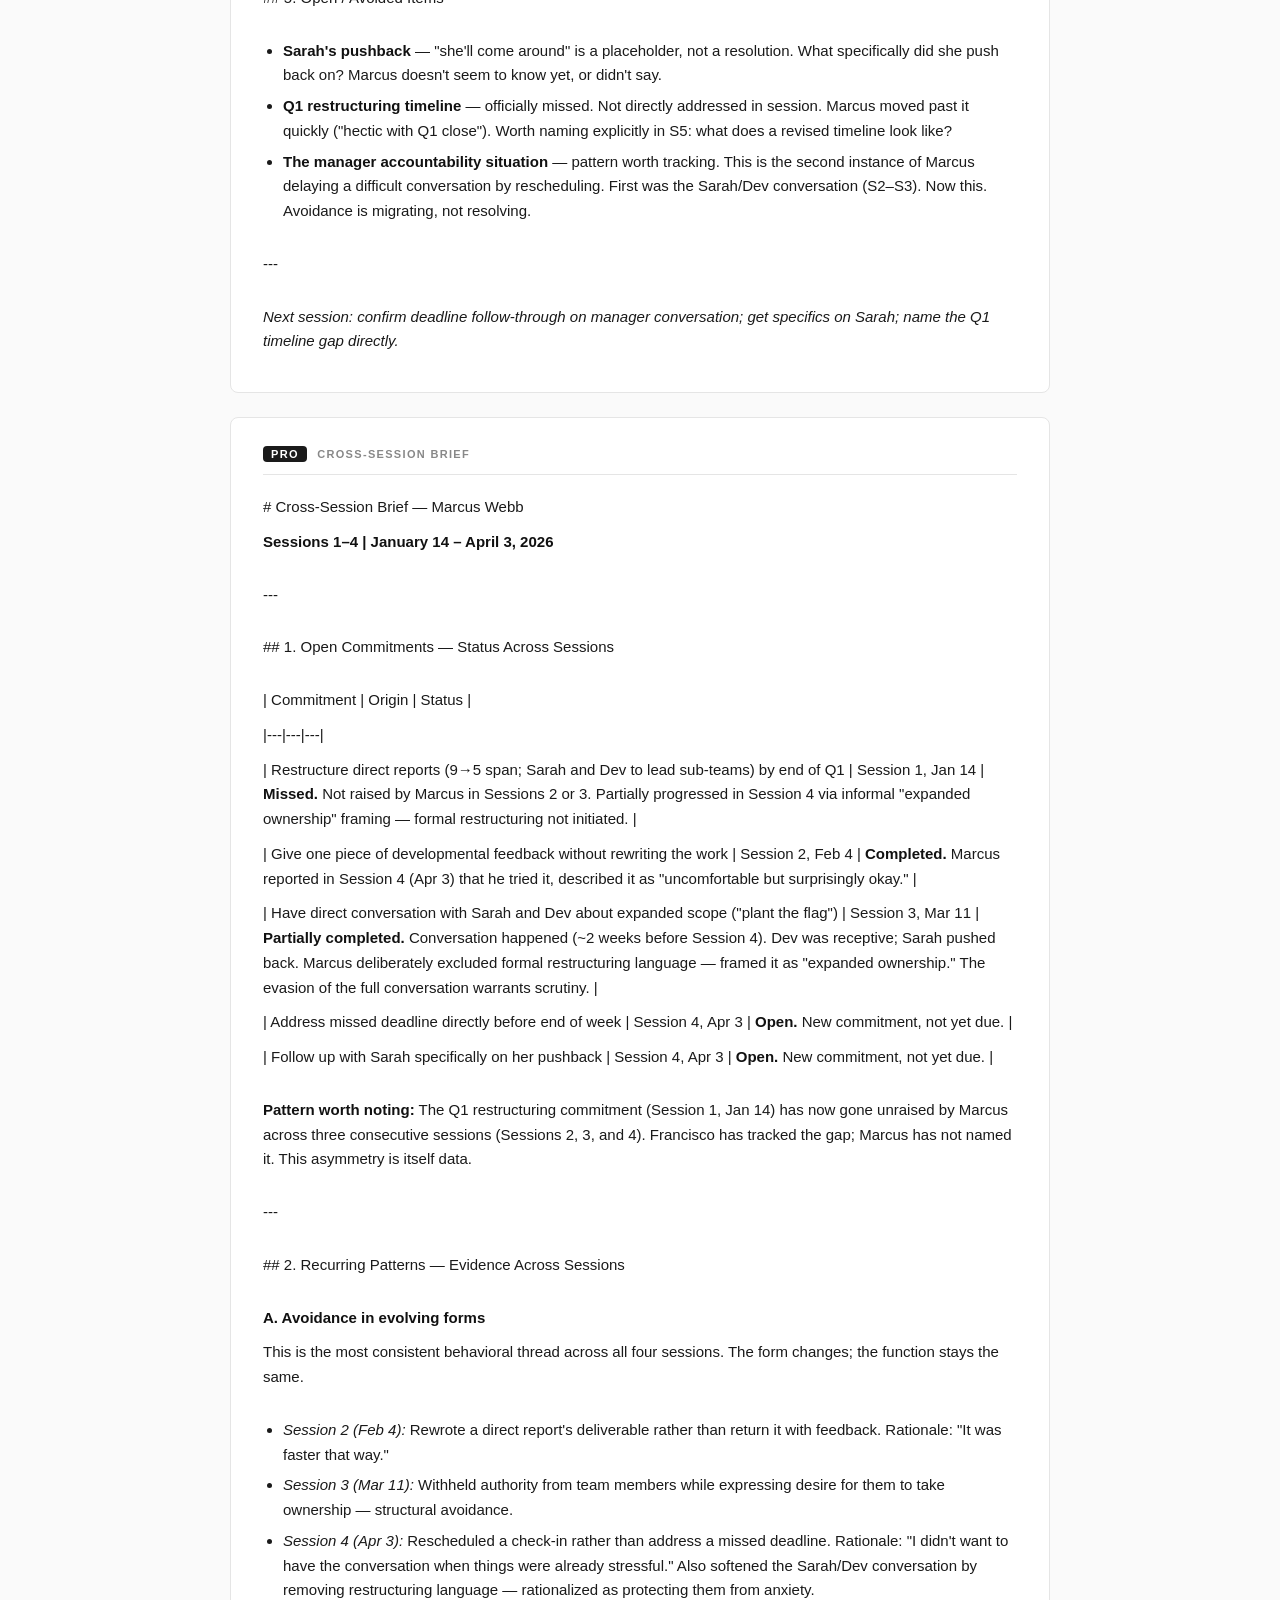
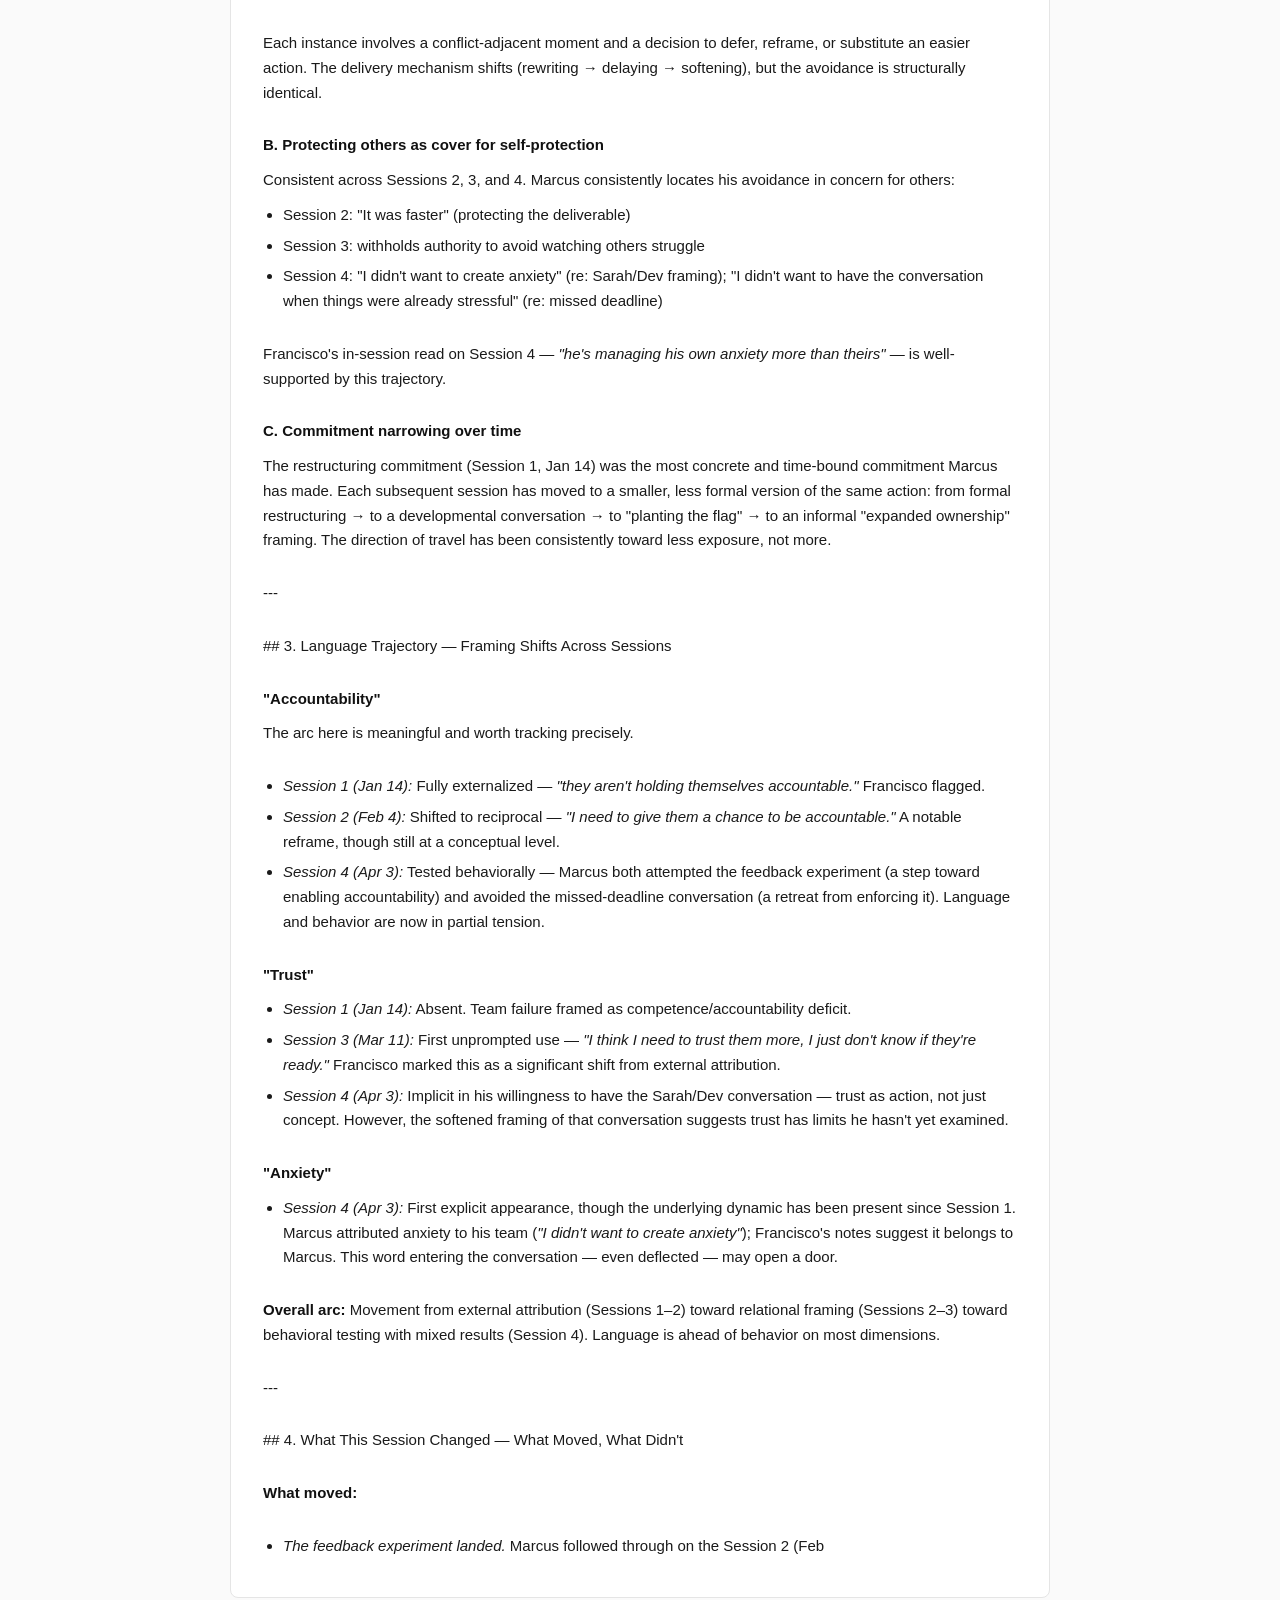
<file: alejandro_demo/alejandro_output.html>
<!DOCTYPE html>
<html lang="en">
<head>
<meta charset="UTF-8">
<title>Alejandro | Marcus Webb</title>
<style>
  body { font-family: -apple-system, BlinkMacSystemFont, 'Segoe UI', sans-serif;
         max-width: 820px; margin: 48px auto; padding: 0 24px;
         color: #1a1a1a; background: #fafafa; }
  .header { background: #1a1a1a; color: #fff; padding: 24px 32px;
             border-radius: 8px; margin-bottom: 32px; }
  .header h1 { margin: 0 0 4px; font-size: 20px; letter-spacing: 0.05em; }
  .header p  { margin: 0; font-size: 13px; color: #aaa; }
  .card { background: #fff; border: 1px solid #e5e5e5; border-radius: 8px;
           padding: 28px 32px; margin-bottom: 24px; }
  .card h2 { font-size: 11px; letter-spacing: 0.12em; text-transform: uppercase;
              color: #888; margin: 0 0 20px; padding-bottom: 12px;
              border-bottom: 1px solid #e5e5e5; }
  .tag { display: inline-block; background: #f0f0f0; border-radius: 4px;
          font-size: 11px; padding: 2px 8px; margin-right: 6px; color: #555; }
  .pro-tag { background: #1a1a1a; color: #fff; }
  p { margin: 0 0 10px; line-height: 1.65; font-size: 15px; }
  ul { margin: 0 0 10px; padding-left: 20px; }
  li { margin-bottom: 6px; line-height: 1.65; font-size: 15px; }
  strong { color: #111; }
  cite { font-size: 12px; color: #888; font-style: normal; }
</style>
</head>
<body>

<div class="header">
  <h1>ALEJANDRO &nbsp;|&nbsp; Coaching Documentation Assistant</h1>
  <p>Client: Marcus Webb &nbsp;&middot;&nbsp; VP of Operations, Meridian Group &nbsp;&middot;&nbsp;
     Session 4 &nbsp;&middot;&nbsp; April 3, 2026</p>
</div>

<div class="card">
  <h2><span class="tag">Basic</span> Current Session Summary</h2>
  <p># Session Summary — Marcus Webb</p>
<p><strong>Session 4 | April 3, 2026 | ~55 min</strong></p>
<br>
<p>---</p>
<br>
<p>## 1. Themes</p>
<br>
<ul>
<li><strong>Delegation & team trust</strong> — ongoing; conversation with Sarah and Dev happened (commitment from S3 followed through, though framing was softened — see Tensions)</li>
<li><strong>Avoidance of direct accountability conversations</strong> — resurfaces here as <em>rescheduling</em> rather than reframing; different form, same pattern</li>
<li><strong>Discomfort tolerance</strong> — small movement: feedback experiment attempted, described as "surprisingly okay"</li>
</ul>
<br>
<p>---</p>
<br>
<p>## 2. Tensions</p>
<br>
<ul>
<li><strong>Protection vs. transparency</strong> — framed restructuring as "expanded ownership" rather than naming it directly. States reason as protecting team from anxiety. More likely: managing his own. Watch whether this becomes a pattern of rebranding difficult truths rather than delivering them.</li>
<li><strong>Progress vs. avoidance</strong> — he <em>is</em> moving (had the conversations, tried the feedback experiment) but still creating off-ramps when stakes feel high (rescheduled check-in with the manager who missed deadline). Forward motion and avoidance coexisting.</li>
</ul>
<br>
<p>---</p>
<br>
<p>## 3. Commitments — Session 4</p>
<br>
<p>| Commitment | Deadline |</p>
<p>|---|---|</p>
<p>| Address missed deadline directly with the relevant manager | End of week (Apr 4–5) |</p>
<p>| Follow up with Sarah specifically — understand her hesitation | TBD (no hard date given) |</p>
<br>
<p><em>Note: Sarah follow-up has no timeline. Worth pinning in S5.</em></p>
<br>
<p>---</p>
<br>
<p>## 4. Notable Shifts</p>
<br>
<ul>
<li><strong>Language:</strong> "Restructuring" → "expanded ownership." Flag this. Could reflect genuine reframing or could be a softer story he's telling himself and them. Francisco to probe in S5: does Sarah understand the actual scope?</li>
<li><strong>Behavior:</strong> Feedback experiment completed (S3 commitment). First instance of following through on a high-discomfort interpersonal action. "Surprisingly okay" is meaningful — his prediction of difficulty exceeded reality. Useful data point to reference when resistance comes up again.</li>
<li><strong>Tone on Dev/Sarah conversation:</strong> Less dread than prior sessions. Some confidence that Dev is onboard. Sarah flagged as unresolved but not catastrophized.</li>
</ul>
<br>
<p>---</p>
<br>
<p>## 5. Open / Avoided Items</p>
<br>
<ul>
<li><strong>Sarah's pushback</strong> — "she'll come around" is a placeholder, not a resolution. What specifically did she push back on? Marcus doesn't seem to know yet, or didn't say.</li>
<li><strong>Q1 restructuring timeline</strong> — officially missed. Not directly addressed in session. Marcus moved past it quickly ("hectic with Q1 close"). Worth naming explicitly in S5: what does a revised timeline look like?</li>
<li><strong>The manager accountability situation</strong> — pattern worth tracking. This is the second instance of Marcus delaying a difficult conversation by rescheduling. First was the Sarah/Dev conversation (S2–S3). Now this. Avoidance is migrating, not resolving.</li>
</ul>
<br>
<p>---</p>
<br>
<p><em>Next session: confirm deadline follow-through on manager conversation; get specifics on Sarah; name the Q1 timeline gap directly.</em></p>
</div>

<div class="card">
  <h2><span class="tag pro-tag">Pro</span> Cross-Session Brief</h2>
  <p># Cross-Session Brief — Marcus Webb</p>
<p><strong>Sessions 1–4 | January 14 – April 3, 2026</strong></p>
<br>
<p>---</p>
<br>
<p>## 1. Open Commitments — Status Across Sessions</p>
<br>
<p>| Commitment | Origin | Status |</p>
<p>|---|---|---|</p>
<p>| Restructure direct reports (9→5 span; Sarah and Dev to lead sub-teams) by end of Q1 | Session 1, Jan 14 | <strong>Missed.</strong> Not raised by Marcus in Sessions 2 or 3. Partially progressed in Session 4 via informal "expanded ownership" framing — formal restructuring not initiated. |</p>
<p>| Give one piece of developmental feedback without rewriting the work | Session 2, Feb 4 | <strong>Completed.</strong> Marcus reported in Session 4 (Apr 3) that he tried it, described it as "uncomfortable but surprisingly okay." |</p>
<p>| Have direct conversation with Sarah and Dev about expanded scope ("plant the flag") | Session 3, Mar 11 | <strong>Partially completed.</strong> Conversation happened (~2 weeks before Session 4). Dev was receptive; Sarah pushed back. Marcus deliberately excluded formal restructuring language — framed it as "expanded ownership." The evasion of the full conversation warrants scrutiny. |</p>
<p>| Address missed deadline directly before end of week | Session 4, Apr 3 | <strong>Open.</strong> New commitment, not yet due. |</p>
<p>| Follow up with Sarah specifically on her pushback | Session 4, Apr 3 | <strong>Open.</strong> New commitment, not yet due. |</p>
<br>
<p><strong>Pattern worth noting:</strong> The Q1 restructuring commitment (Session 1, Jan 14) has now gone unraised by Marcus across three consecutive sessions (Sessions 2, 3, and 4). Francisco has tracked the gap; Marcus has not named it. This asymmetry is itself data.</p>
<br>
<p>---</p>
<br>
<p>## 2. Recurring Patterns — Evidence Across Sessions</p>
<br>
<p><strong>A. Avoidance in evolving forms</strong></p>
<p>This is the most consistent behavioral thread across all four sessions. The form changes; the function stays the same.</p>
<br>
<ul>
<li><em>Session 2 (Feb 4):</em> Rewrote a direct report's deliverable rather than return it with feedback. Rationale: "It was faster that way."</li>
<li><em>Session 3 (Mar 11):</em> Withheld authority from team members while expressing desire for them to take ownership — structural avoidance.</li>
<li><em>Session 4 (Apr 3):</em> Rescheduled a check-in rather than address a missed deadline. Rationale: "I didn't want to have the conversation when things were already stressful." Also softened the Sarah/Dev conversation by removing restructuring language — rationalized as protecting them from anxiety.</li>
</ul>
<br>
<p>Each instance involves a conflict-adjacent moment and a decision to defer, reframe, or substitute an easier action. The delivery mechanism shifts (rewriting → delaying → softening), but the avoidance is structurally identical.</p>
<br>
<p><strong>B. Protecting others as cover for self-protection</strong></p>
<p>Consistent across Sessions 2, 3, and 4. Marcus consistently locates his avoidance in concern for others:</p>
<ul>
<li>Session 2: "It was faster" (protecting the deliverable)</li>
<li>Session 3: withholds authority to avoid watching others struggle</li>
<li>Session 4: "I didn't want to create anxiety" (re: Sarah/Dev framing); "I didn't want to have the conversation when things were already stressful" (re: missed deadline)</li>
</ul>
<br>
<p>Francisco's in-session read on Session 4 — <em>"he's managing his own anxiety more than theirs"</em> — is well-supported by this trajectory.</p>
<br>
<p><strong>C. Commitment narrowing over time</strong></p>
<p>The restructuring commitment (Session 1, Jan 14) was the most concrete and time-bound commitment Marcus has made. Each subsequent session has moved to a smaller, less formal version of the same action: from formal restructuring → to a developmental conversation → to "planting the flag" → to an informal "expanded ownership" framing. The direction of travel has been consistently toward less exposure, not more.</p>
<br>
<p>---</p>
<br>
<p>## 3. Language Trajectory — Framing Shifts Across Sessions</p>
<br>
<p><strong>"Accountability"</strong></p>
<p>The arc here is meaningful and worth tracking precisely.</p>
<br>
<ul>
<li><em>Session 1 (Jan 14):</em> Fully externalized — <em>"they aren't holding themselves accountable."</em> Francisco flagged.</li>
<li><em>Session 2 (Feb 4):</em> Shifted to reciprocal — <em>"I need to give them a chance to be accountable."</em> A notable reframe, though still at a conceptual level.</li>
<li><em>Session 4 (Apr 3):</em> Tested behaviorally — Marcus both attempted the feedback experiment (a step toward enabling accountability) and avoided the missed-deadline conversation (a retreat from enforcing it). Language and behavior are now in partial tension.</li>
</ul>
<br>
<p><strong>"Trust"</strong></p>
<ul>
<li><em>Session 1 (Jan 14):</em> Absent. Team failure framed as competence/accountability deficit.</li>
<li><em>Session 3 (Mar 11):</em> First unprompted use — <em>"I think I need to trust them more, I just don't know if they're ready."</em> Francisco marked this as a significant shift from external attribution.</li>
<li><em>Session 4 (Apr 3):</em> Implicit in his willingness to have the Sarah/Dev conversation — trust as action, not just concept. However, the softened framing of that conversation suggests trust has limits he hasn't yet examined.</li>
</ul>
<br>
<p><strong>"Anxiety"</strong></p>
<ul>
<li><em>Session 4 (Apr 3):</em> First explicit appearance, though the underlying dynamic has been present since Session 1. Marcus attributed anxiety to his team (<em>"I didn't want to create anxiety"</em>); Francisco's notes suggest it belongs to Marcus. This word entering the conversation — even deflected — may open a door.</li>
</ul>
<br>
<p><strong>Overall arc:</strong> Movement from external attribution (Sessions 1–2) toward relational framing (Sessions 2–3) toward behavioral testing with mixed results (Session 4). Language is ahead of behavior on most dimensions.</p>
<br>
<p>---</p>
<br>
<p>## 4. What This Session Changed — What Moved, What Didn't</p>
<br>
<p><strong>What moved:</strong></p>
<br>
<ul>
<li><em>The feedback experiment landed.</em> Marcus followed through on the Session 2 (Feb</li>
</ul>
</div>

</body>
</html>
</file>
